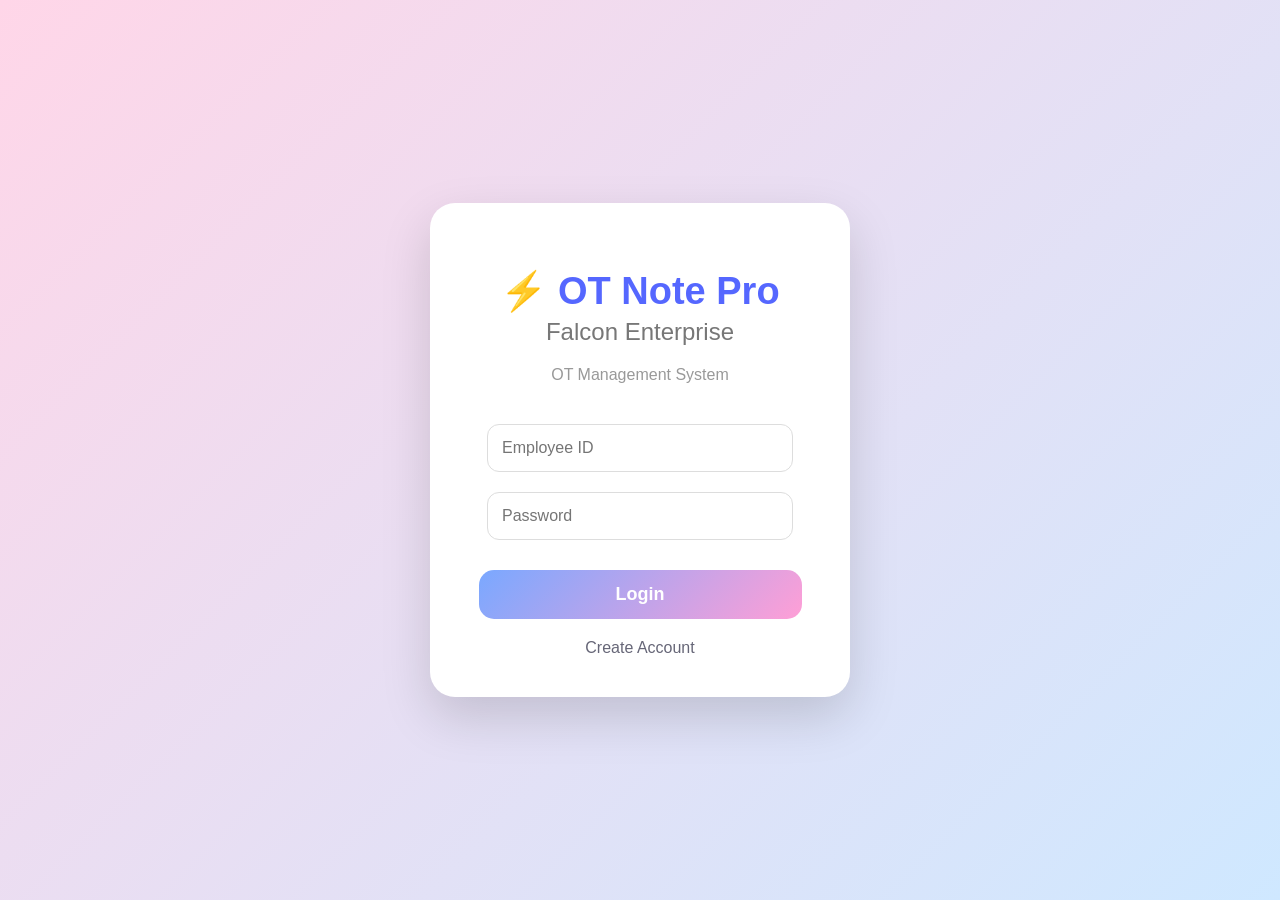
<file: templates/login.html>
<!DOCTYPE html>

<html>

<head>

<title>
OT Note Pro Falcon Enterprise
</title>

<meta name="viewport" content="width=device-width, initial-scale=1.0">

<link rel="manifest" href="/manifest.json">

<link rel="icon" href="/static/favicon.ico">

<meta name="theme-color" content="#5B6CFF">

<link rel="stylesheet"
href="/static/style.css">

</head>


<body class="login-page">


<div class="login-card">


<h1>
⚡ OT Note Pro
</h1>


<h2>
Falcon Enterprise
</h2>


<p>
OT Management System
</p>



<input
id="employee_id"
placeholder="Employee ID">


<input
id="password"
type="password"
placeholder="Password">



<button
class="login-btn"
onclick="login()">

Login

</button>



<a href="/register">

Create Account

</a>


</div>



<script>


function login(){


fetch("/login",{


method:"POST",

headers:{

"Content-Type":
"application/json"

},


body:JSON.stringify({

employee_id:
document.getElementById("employee_id").value,


password:
document.getElementById("password").value

})


})


.then(r=>r.json())


.then(data=>{


if(data.success){

window.location="/dashboard";

}

else{

alert("Login ไม่ถูกต้อง");

}


});


}

document.addEventListener(
"keydown",
function(event){

    if(event.key === "Enter"){

        login();

    }

});

</script>


</body>

</html>
</file>
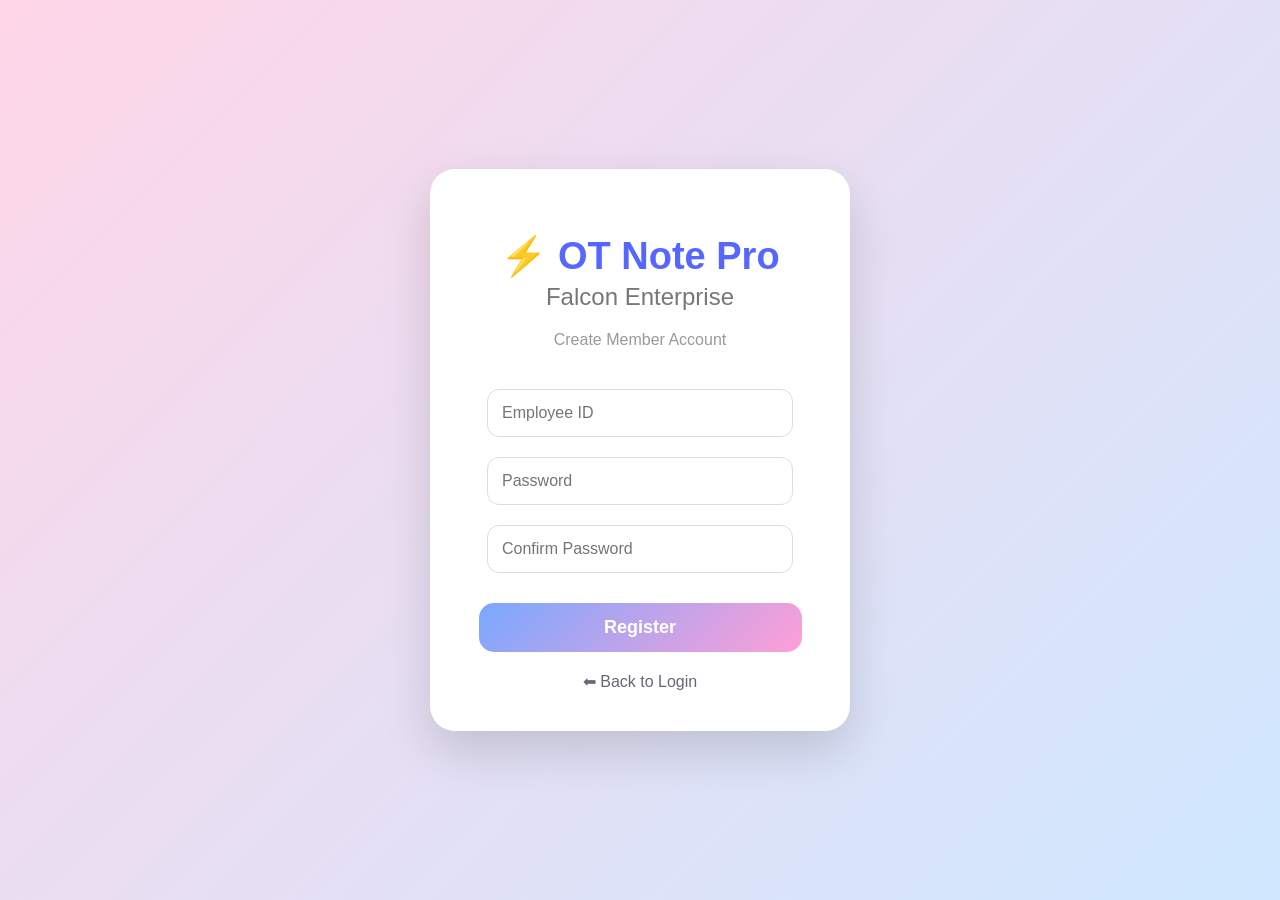
<file: templates/register.html>
<!DOCTYPE html>

<html>

<head>

<title>
OT Note Pro Falcon Enterprise
</title>


<link rel="stylesheet"
href="/static/style.css">


</head>


<body class="login-page">


<div class="login-card">


<h1>
⚡ OT Note Pro
</h1>


<h2>
Falcon Enterprise
</h2>


<p>
Create Member Account
</p>



<input
id="employee_id"
placeholder="Employee ID">



<input
id="password"
type="password"
placeholder="Password">



<input
id="confirm_password"
type="password"
placeholder="Confirm Password">



<button
class="login-btn"
onclick="register()">

Register

</button>



<a href="/">
⬅ Back to Login
</a>


</div>



<script>


function register(){


let employee_id =
document.getElementById("employee_id").value.trim();


if(employee_id === ""){

    alert("กรุณาใส่ Employee ID");

    return;

}


let password =
document.getElementById("password").value;


let confirm =
document.getElementById("confirm_password").value;



if(password !== confirm){

alert("Password ไม่ตรงกัน");

return;

}



fetch("/register",{


method:"POST",


headers:{


"Content-Type":
"application/json"


},


body:JSON.stringify({


employee_id:employee_id,


password:password


})


})


.then(r=>r.json())


.then(data=>{


if(data.success){


alert("สมัครสมาชิกสำเร็จ");


window.location="/";


}

else{


alert(
data.message ||
"สมัครสมาชิกไม่สำเร็จ"
);


}


});


}


</script>


</body>


</html>
</file>
<file: static/style.css>
/* =================================
   OT Note Pro Falcon
   Premium Mobile Style
================================= */

html,
body{

    margin:0;
    padding:0;

    width:100%;
    height:100%;

    background:#F1F5F9;

    font-family:
    "Segoe UI",
    Arial,
    sans-serif;

    color:#1E293B;

}




/* Header */

.header{

    background:#0F4C81;

    color:white;

    padding:20px;

    text-align:center;

    box-shadow:
    0 3px 10px rgba(0,0,0,0.15);

    border-radius:0;

}


.header h1{

    margin:0;

    font-size:32px;

}


.header p{

    margin:5px;

    color:#DDE7F2;

}



/* Main Card */

.card{

    background:white;

    margin:20px auto;

    padding:25px;

    width:90%;

    max-width:900px;

    border-radius:15px;

    box-shadow:

    0 5px 20px rgba(0,0,0,0.12);

}



/* Text Area */

textarea{

    width:100%;

    height:120px;

    resize:none;

    padding:12px;

    font-size:15px;

    border-radius:10px;

    border:1px solid #CBD5E1;

    box-sizing:border-box;

}



/* Form Grid */


.form-grid{

    display:grid;

    grid-template-columns:

    1fr 1fr;

    gap:15px;

}



.form-grid div{

    display:flex;

    flex-direction:column;

}



.form-grid label{

    font-weight:600;

    margin-bottom:5px;

}

input{

    padding:10px;

    border-radius:8px;

    border:

    1px solid #CBD5E1;

    font-size:15px;

}



.form-grid .full{

    grid-column:

    1 / 3;

}





/* Buttons */


button{


    border:none;

    padding:

    12px 25px;


    margin-top:15px;


    border-radius:12px;


    font-size:16px;


    font-weight:bold;


    cursor:pointer;


    transition:0.2s;


}



button:hover{

    transform:translateY(-2px);

}



/* Parse Button */

.blue{

    background:#2563EB;

    color:white;

}


/* Save Button */

.green{

    background:#16A34A;

    color:white;

}



/* =======================================
   TABLE
======================================= */

.table-wrapper{

    width:100%;

    margin-top:15px;

    overflow-x:auto;

    border-radius:12px;

    border:1px solid #E5E7EB;

    background:white;

}

table{

    width:100%;

    border-collapse:collapse;

    table-layout:fixed;

}

thead{

    background:#174A7C;

    color:white;

    position:sticky;

    top:0;

}

th{

    padding:14px;

    font-size:14px;

    font-weight:600;

    border-right:1px solid rgba(255,255,255,.15);

}

td{

    padding:12px;

    text-align:center;

    border-bottom:1px solid #ECECEC;

    font-size:14px;

}

tbody tr:nth-child(even){

    background:#FAFBFC;

}

tbody tr:hover{

    background:#EAF4FF;

    transition:.2s;

}

tbody tr{

    transition:.2s;

}

/* ===== Column Width ===== */

#records th:nth-child(1),
#records td:nth-child(1){

    width:150px;
    min-width:150px;
    max-width:150px;

}

#records th:nth-child(2),
#records td:nth-child(2){

    width:140px;
    min-width:140px;

}

#records th:nth-child(3),
#records td:nth-child(3){

    width:12%;

}

#records th:nth-child(4),
#records td:nth-child(4){

    width:8%;

}

#records th:nth-child(5),
#records td:nth-child(5){

    width:8%;

}

#records th:nth-child(6),
#records td:nth-child(6){

    width:7%;

}

#records th:nth-child(7),
#records td:nth-child(7){

    width:13%;

    overflow:hidden;

    text-overflow:ellipsis;

    white-space:nowrap;

}

#records th:nth-child(8),
#records td:nth-child(8){

    width:10%;

}



/* Mobile */

@media(max-width:700px){


    .form-grid{

        grid-template-columns:

        1fr;

    }


    .form-grid .full{

        grid-column:

        1;

    }


    table{

        font-size:12px;

        overflow:auto;

    }


    .card{

        width:95%;

        padding:15px;

    }

}

.red{

    background:#DC2626;

    color:white;

    border:none;

    border-radius:8px;

    padding:10px 18px;

    cursor:pointer;

    font-weight:bold;

    transition:.25s;

}

.red:hover{

    background:#B91C1C;

    transform:scale(1.05);

}


.orange{

    background:#F59E0B;

    color:white;

}

.orange:hover{

    background:#D97706;

}

.button-bar{

    display:grid;

    grid-template-columns:repeat(4,1fr);

    gap:15px;

    margin-top:25px;

    margin-bottom:30px;

}

.table-wrapper{

    width:100%;

    overflow-x:auto;
    max-height:420px;
}

/* ลดความกว้างคอลัมน์ Detail */

#records th:nth-child(7),
#records td:nth-child(7){

    width:80px;

    max-width:80px;

    overflow:hidden;

    text-overflow:ellipsis;

    white-space:nowrap;

}

/* ===================================== */
/* Mobile Responsive */
/* ===================================== */


@media screen and (max-width: 768px){


    body{

        padding:0;

        overflow-x:hidden;

    }



    .header{

        text-align:center;

        padding:15px;

    }



    .header h1{

        font-size:24px;

    }



    .card{

        width:100%;

        padding:15px;

        box-sizing:border-box;

    }



    textarea{

        width:100%;

        min-height:120px;

        font-size:16px;

    }



    .form-grid{

        display:block;

    }



    .field{

        width:100%;

        margin-bottom:15px;

    }



    .field input{

        width:100%;

        height:42px;

        font-size:16px;

        box-sizing:border-box;

    }



    .field textarea{

        width:100%;

    }



    .button-bar{

        display:flex;

        flex-direction:column;

        gap:10px;

    }



    .button-bar button{

        width:100%;

        height:45px;

        font-size:16px;

    }



    .table-wrapper{

        overflow-x:auto;

        width:100%;

    }



    table{

        min-width:800px;

    }



    th,
    td{

        white-space:nowrap;

        padding:10px;

    }


}

/* ===================================== */
/* Mobile Header */
/* ===================================== */


@media screen and (max-width:768px){

.header{

    border-radius:0;

    margin-bottom:15px;

}

}



.header button{

    width:100%;

    margin-top:10px;

}



.header p{

    margin:5px;

    font-size:14px;

}


/* ===================================== */
/* Mobile OT Table */
/* ===================================== */


.mobile-table{

    overflow-x:auto;

    border-radius:12px;

}



.mobile-table table{

    width:100%;

    border-collapse:collapse;

}



.mobile-table th{

    background:#1f6feb;

    color:white;

}



.mobile-table td,
.mobile-table th{

    padding:10px;

    text-align:center;

}



@media screen and (max-width:768px){


    .mobile-table table{

        min-width:900px;

    }


    .mobile-table button{

        min-width:80px;

        height:38px;

        font-size:14px;

    }


}

/* ===========================
   Falcon Enterprise Login
=========================== */

.login-page{

width:100%;

min-height:100vh;

padding:20px;

box-sizing:border-box;

display:flex;

justify-content:center;

align-items:center;



background:

linear-gradient(
135deg,
#ffd6e8,
#cfe8ff
);

font-family:

Segoe UI,
sans-serif;

}



.login-card{


width:100%;

max-width:420px;


padding:40px;


background:white;


border-radius:25px;


box-shadow:

0 20px 50px rgba(0,0,0,.15);


text-align:center;


}



.login-card h1{


font-size:38px;


margin-bottom:5px;


color:#5567ff;


}



.login-card h2{


margin-top:0;


color:#777;


font-weight:500;


}



.login-card p{


color:#999;


margin-bottom:30px;


}



.login-card input{


width:90%;


padding:14px;


margin:10px;


border-radius:12px;


border:

1px solid #ddd;


font-size:16px;


}



.login-btn{


width:95%;


padding:14px;


margin-top:20px;


border:none;


border-radius:15px;


background:

linear-gradient(
135deg,
#7aa8ff,
#ff9fd6
);


color:white;


font-size:18px;


cursor:pointer;


}



.login-btn:hover{


opacity:.9;


}



.login-card a{


display:block;


margin-top:20px;


color:#667;


text-decoration:none;


}

/* ===========================
 Register Button
=========================== */


.register-btn{


width:95%;

padding:14px;

border:none;

border-radius:15px;


background:

linear-gradient(
135deg,
#ffb3d9,
#9fd8ff
);


color:white;


font-size:18px;


cursor:pointer;


}

@media screen and (max-width:768px){

    .login-card{

        width:100%;
        max-width:380px;

        padding:30px 20px;

    }

    .login-card h1{

        font-size:34px;

    }

    .login-card input,
    .login-btn{

        width:100%;
        box-sizing:border-box;

    }

}

*{

    box-sizing:border-box;

}


html,
body{

    width:100%;

    max-width:100%;

    overflow-x:hidden;

}

.no-ticket{

    background:#FFF3CD;
    color:#D97706;
    padding:4px 8px;
    border-radius:6px;
    font-size:12px;
    font-weight:bold;
    display:inline-block;

}

/* ===============================
   Ticket Badge
=============================== */

.ticket-badge{

    display:inline-flex;
    align-items:center;
    justify-content:center;

    max-width:120px;   /* จำกัดความกว้าง */
    width:88px;

    height:22px;

    padding:0 6px;

    border-radius:10px;

    font-size:16px;
    font-weight:bold;

    white-space:nowrap;
    overflow:hidden;
    text-overflow:ellipsis;

    box-sizing:border-box;

}

.ticket-normal{

    background:#DCFCE7;
    color:#166534;

}

.ticket-inc{

    background:#DBEAFE;
    color:#1D4ED8;

}

.ticket-manual{

    background:#FEF3C7;
    color:#B45309;

}

.ticket-install{

    background:#FFE4C7;
    color:#C2410C;

}

.records-header{

    display:flex;
    justify-content:space-between;
    align-items:center;

}

.ot-summary{

    background:#16A34A;

    color:white;

    padding:4px 12px;

    border-radius:18px;

    font-size:13px;

    font-weight:600;

    white-space:nowrap;

}
</file>
